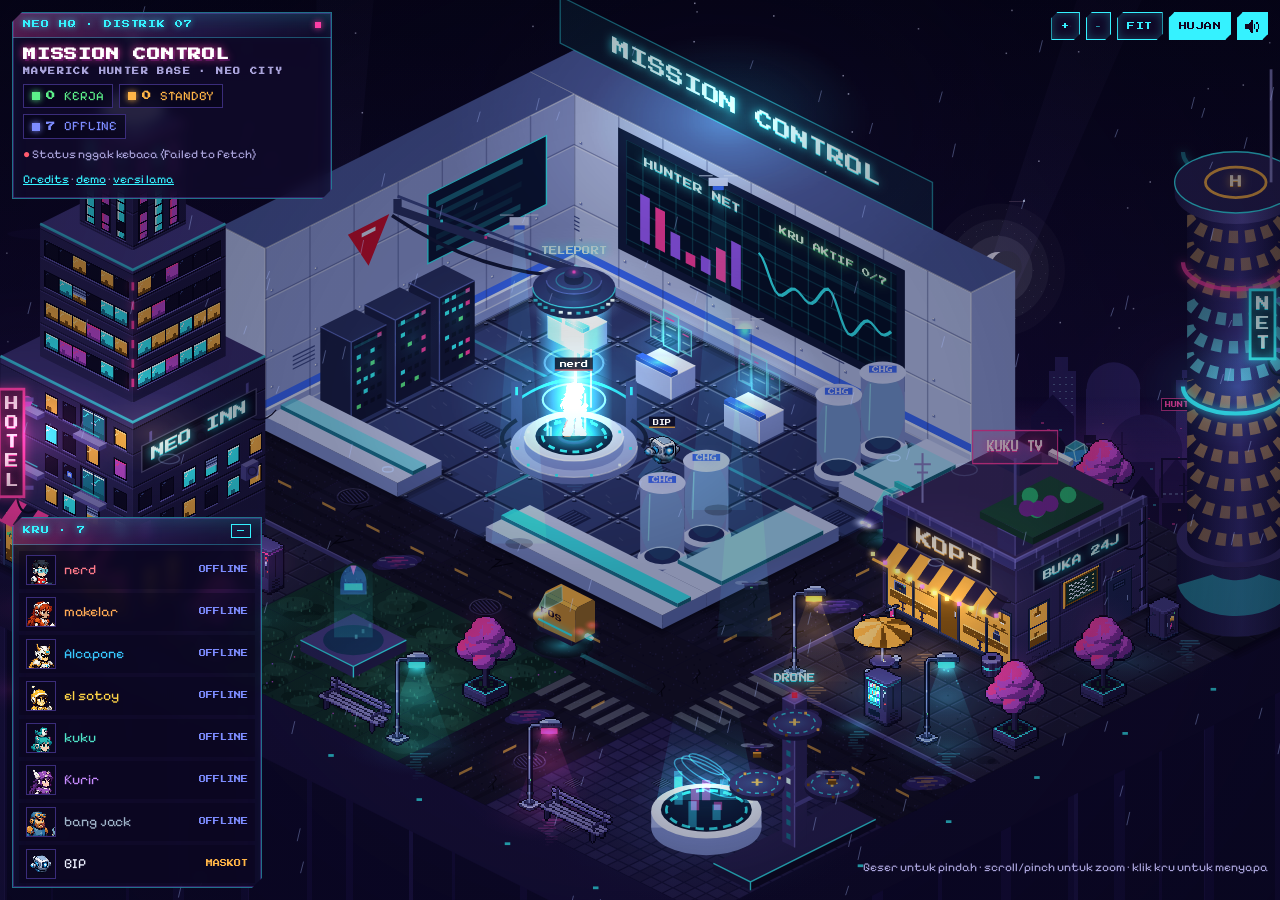
<file: index.html>
<!doctype html>
<html lang="id">
<head>
<meta charset="utf-8">
<meta name="viewport" content="width=device-width, initial-scale=1, viewport-fit=cover">
<!-- lokasi status.json + summaries.json: branch `status` (diperbarui tiap jam oleh sync otomatis). Isi "" untuk membaca file di folder yang sama (mode lokal). -->
<meta name="vmx-data" content="https://raw.githubusercontent.com/aangwijaya/mission-control/status/">
<title>MISSION CONTROL · Neo HQ City</title>
<link rel="icon" href="favicon.ico" sizes="16x16 32x32 48x48">
<link rel="icon" type="image/png" sizes="32x32" href="assets/icons/favicon-32.png">
<link rel="icon" type="image/png" sizes="16x16" href="assets/icons/favicon-16.png">
<link rel="apple-touch-icon" sizes="180x180" href="assets/icons/apple-touch-icon.png">
<link rel="manifest" href="site.webmanifest">
<meta name="theme-color" content="#07051a">
<link rel="stylesheet" href="css/neohq.css">
</head>
<body>
<section class="stage" aria-label="Kota mini Mission Control">
  <canvas id="city" aria-label="Kota mini cyberpunk isometrik dengan markas, teleportation chamber, dan holo table"></canvas>
  <header class="hud glass">
    <div class="bar"><span>NEO HQ · DISTRIK 07</span><i class="blink"></i></div>
    <div class="in">
      <h1>MISSION CONTROL<small>MAVERICK HUNTER BASE · NEO CITY</small></h1>
      <div class="chips" id="chips"></div>
      <div class="sync" id="sync">Sinkron status…</div>
      <div class="links"><a href="credits.html">Credits</a> · <a href="?demo=1">demo</a> · <a href="classic.html">versi lama</a></div>
    </div>
  </header>
  <div class="tools">
    <button type="button" class="tool" id="zIn" aria-label="Zoom in">+</button>
    <button type="button" class="tool" id="zOut" aria-label="Zoom out">−</button>
    <button type="button" class="tool" id="fit" title="Lihat seluruh kota">FIT</button>
    <button type="button" class="tool" id="rain" aria-pressed="true">HUJAN</button>
    <button type="button" class="tool snd" id="muteBtn" title="Musik on/off" aria-label="Musik" aria-pressed="true"><svg viewBox="0 0 12 10" width="15" height="13" shape-rendering="crispEdges" aria-hidden="true"><path d="M0 3h3v4H0zM3 2h1v6H3zM4 1h1v8H4zM5 0h1v10H5z" fill="currentColor"/><g class="on"><path d="M7 3h1v4H7zM9 1h1v2H9zM10 3h1v4h-1zM9 7h1v2H9z" fill="currentColor"/></g><g class="off"><path d="M7 2h1v1H7zM8 3h1v1H8zM9 4h1v2H9zM10 3h1v1h-1zM11 2h1v1h-1zM8 6h1v1H8zM7 7h1v1H7zM10 6h1v1h-1zM11 7h1v1h-1z" fill="#ff3ea5"/></g></svg></button>
  </div>
  <aside class="crew glass" aria-label="Kru">
    <div class="bar"><span>KRU <span id="ccount"></span></span><button type="button" class="mini-btn" id="crewToggle" aria-expanded="true">–</button></div>
    <ul id="crew"></ul>
  </aside>
  <section class="info glass" id="info" hidden aria-live="polite">
    <div class="bar"><span>PROFIL KRU</span><button type="button" class="x" id="infoX" aria-label="Tutup">✕</button></div>
    <div class="in" id="infoBody"></div>
  </section>
  <div class="npc" id="npc" hidden role="dialog" aria-label="Percakapan kru" aria-live="polite">
    <img class="npc-face" id="npcFace" alt="" draggable="false">
    <div class="npc-name" id="npcName"></div>
    <div class="npc-box" id="npcBox" tabindex="-1">
      <p class="npc-text" id="npcText"></p>
      <span class="npc-count" id="npcCount"></span><span class="npc-next" aria-hidden="true">▼</span>
    </div>
  </div>
  <p class="note">Geser untuk pindah · scroll/pinch untuk zoom · klik kru untuk menyapa</p>
</section>
<noscript><p class="nojs">Markas butuh JavaScript.</p></noscript>
<div class="err glass" id="err" hidden></div>
<script type="module" src="js/neohq.js"></script>
</body>
</html>
</file>
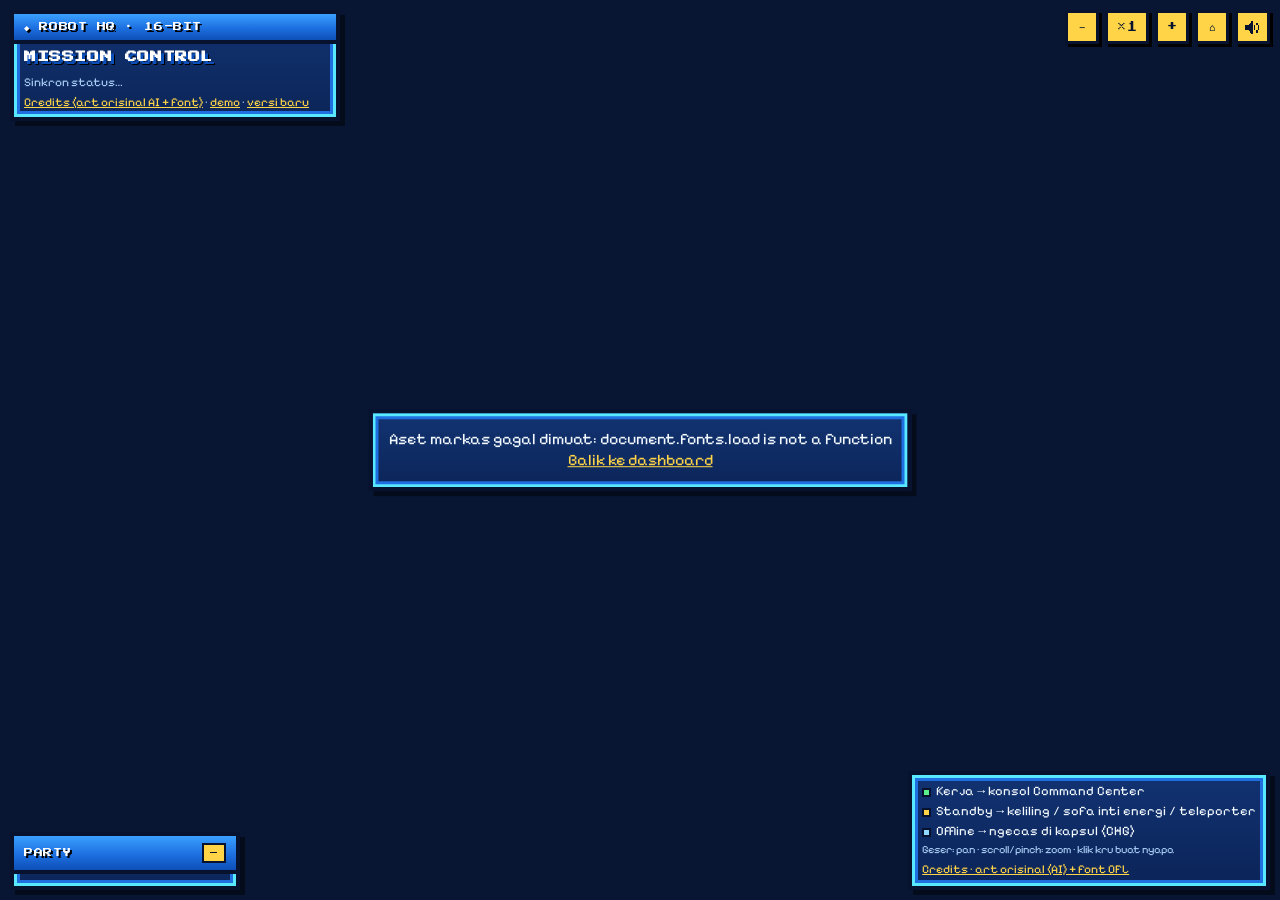
<file: classic.html>
<!doctype html>
<html lang="id">
<head>
<meta charset="utf-8">
<meta name="viewport" content="width=device-width, initial-scale=1, viewport-fit=cover">
<!-- lokasi status.json + summaries.json: branch `status` (diperbarui tiap jam oleh sync otomatis). Isi "" untuk membaca file di folder yang sama (mode lokal). -->
<meta name="vmx-data" content="https://raw.githubusercontent.com/aangwijaya/mission-control/status/">
<title>MISSION CONTROL · Robot HQ 16-bit</title>
<link rel="icon" href="favicon.ico" sizes="16x16 32x32 48x48">
<link rel="icon" type="image/png" sizes="32x32" href="assets/icons/favicon-32.png">
<link rel="icon" type="image/png" sizes="16x16" href="assets/icons/favicon-16.png">
<link rel="apple-touch-icon" sizes="180x180" href="assets/icons/apple-touch-icon.png">
<link rel="manifest" href="site.webmanifest">
<meta name="theme-color" content="#07051a">
<link rel="stylesheet" href="css/villagemegax.css">
</head>
<body>
<canvas id="scene" aria-label="Markas robot pixel-art 16-bit Mission Control"></canvas>
<div id="labels" aria-hidden="true"></div>

<header class="hud win">
  <div class="win-title"><span>◆ ROBOT HQ · 16-BIT</span></div>
  <div class="hud-body">
    <h1>MISSION CONTROL</h1>
    <div class="chips" id="stats"></div>
    <div class="sync" id="sync">Sinkron status…</div>
    <div class="hud-links"><a href="credits.html">Credits (art orisinal AI + font)</a> · <a href="?demo=1">demo</a> · <a href="./">versi baru</a></div>
  </div>
</header>

<aside class="party win" id="partyWin">
  <div class="win-title"><span>PARTY <span id="pcount"></span></span><button type="button" class="mini-btn" id="partyToggle" aria-expanded="true" aria-controls="party">–</button></div>
  <ul id="party"></ul>
</aside>

<div class="tools">
  <button type="button" class="tool" id="zoomOut" title="Zoom out" aria-label="Zoom out">−</button>
  <button type="button" class="tool" id="zoomLbl" title="Reset zoom">×1</button>
  <button type="button" class="tool" id="zoomIn" title="Zoom in" aria-label="Zoom in">+</button>
  <button type="button" class="tool anim" id="animBtn" hidden title="Animasi karakter: NEW = frame AI (jalan/idle/teleport/defeat), OLD = frame lama dari kode" aria-pressed="true">ANIM:NEW</button>
  <button type="button" class="tool" id="homeBtn" title="Balik ke tengah markas">⌂</button>
  <button type="button" class="tool snd" id="muteBtn" title="Musik on/off" aria-label="Musik" aria-pressed="true"><svg viewBox="0 0 12 10" width="15" height="13" shape-rendering="crispEdges" aria-hidden="true"><path d="M0 3h3v4H0zM3 2h1v6H3zM4 1h1v8H4zM5 0h1v10H5z" fill="currentColor"/><g class="on"><path d="M7 3h1v4H7zM9 1h1v2H9zM10 3h1v4h-1zM9 7h1v2H9z" fill="currentColor"/></g><g class="off"><path d="M7 2h1v1H7zM8 3h1v1H8zM9 4h1v2H9zM10 3h1v1h-1zM11 2h1v1h-1zM8 6h1v1H8zM7 7h1v1H7zM10 6h1v1h-1zM11 7h1v1h-1z" fill="#c8102e"/></g></svg></button>
</div>

<div class="legend win">
  <span><i class="dot s-work"></i>Kerja → konsol Command Center</span>
  <span><i class="dot s-idle"></i>Standby → keliling / sofa inti energi / teleporter</span>
  <span><i class="dot s-sleep"></i>Offline → ngecas di kapsul (CHG)</span>
  <span class="hint2">Geser: pan · scroll/pinch: zoom · klik kru buat nyapa</span>
  <a href="credits.html" class="credits-link">Credits · art orisinal (AI) + font OFL</a>
</div>

<section class="info win" id="info" role="dialog" aria-modal="false" aria-labelledby="infoName" hidden>
  <div class="win-title"><span>CHARACTER INFO</span><button type="button" class="mini-btn" id="infoClose" aria-label="Tutup">✕</button></div>
  <div class="info-body" id="infoBody"></div>
</section>

<noscript><p class="nojs">Markas 2D butuh JavaScript.</p></noscript>
<div class="err win" id="err" hidden></div>

<script type="module" src="js/villagemegax.js"></script>
</body>
</html>
</file>
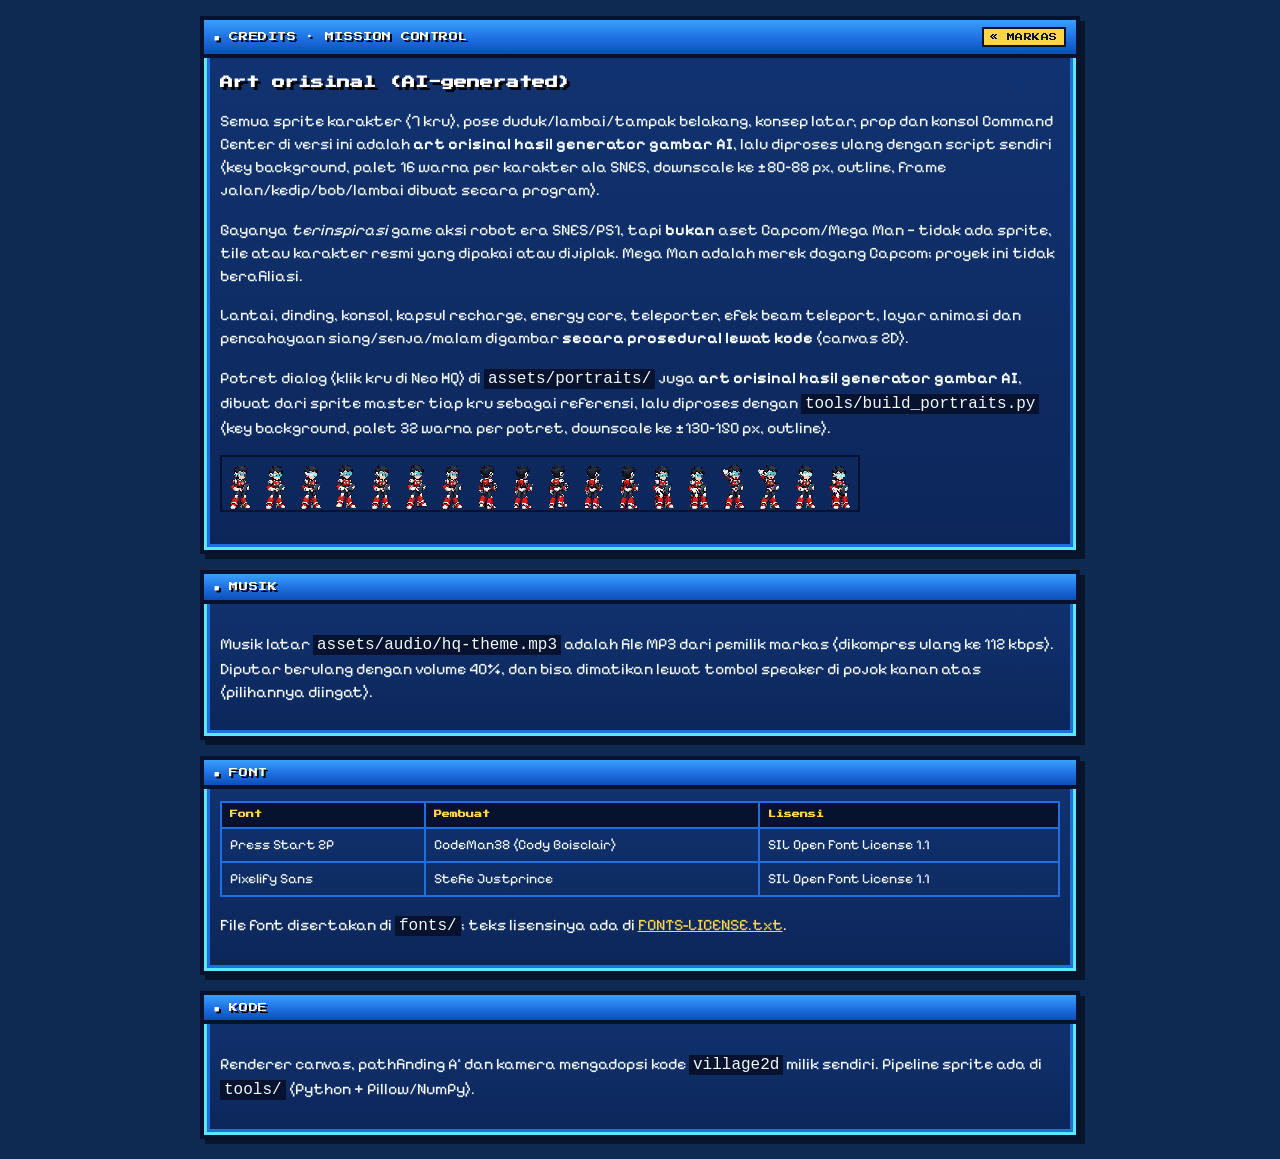
<file: credits.html>
<!doctype html>
<html lang="id">
<head>
<meta charset="utf-8">
<meta name="viewport" content="width=device-width, initial-scale=1">
<title>Credits · Mission Control 16-bit</title>
<link rel="icon" href="favicon.ico" sizes="16x16 32x32 48x48">
<link rel="icon" type="image/png" sizes="32x32" href="assets/icons/favicon-32.png">
<link rel="icon" type="image/png" sizes="16x16" href="assets/icons/favicon-16.png">
<link rel="apple-touch-icon" sizes="180x180" href="assets/icons/apple-touch-icon.png">
<link rel="manifest" href="site.webmanifest">
<meta name="theme-color" content="#07051a">
<link rel="stylesheet" href="css/villagemegax.css">
<style>
html,body{overflow:auto;height:auto}
body{background:#0f2a52;padding:16px}
main{max-width:880px;margin:0 auto}
.win{margin-bottom:16px}
.c{padding:12px 16px 16px;font-size:16px;line-height:1.45}
h1{font-family:"PS2P",monospace;font-size:13px;color:#fff;margin:4px 0 12px;text-shadow:3px 3px 0 #000}
table{border-collapse:collapse;width:100%;font-size:14px}
th,td{border:2px solid var(--edge2);padding:6px 8px;text-align:left;vertical-align:top}
th{font-family:"PS2P",monospace;font-size:8px;color:var(--gold);background:var(--ink)}
code{background:var(--ink);padding:1px 4px}
img.px{image-rendering:pixelated;width:100%;max-width:640px;border:2px solid var(--ink)}
@media (max-width:640px){table,thead,tbody,tr,th,td{display:block}thead{display:none}td{border-width:0 2px}tr{border-bottom:2px solid var(--edge2);margin-bottom:6px}td:first-child{border-top:2px solid var(--edge2);font-weight:bold;color:var(--gold)}}
</style>
</head>
<body>
<main>
<section class="win">
  <div class="win-title"><span>■ CREDITS · MISSION CONTROL</span><a class="back" href="./">« MARKAS</a></div>
  <div class="c">
    <h1>Art orisinal (AI-generated)</h1>
    <p>Semua sprite karakter (7 kru), pose duduk/lambai/tampak belakang, konsep latar, prop dan konsol Command Center di versi ini adalah <b>art orisinal hasil generator gambar AI</b>, lalu diproses ulang dengan script sendiri (key background, palet 16 warna per karakter ala SNES, downscale ke ±80–88 px, outline, frame jalan/kedip/bob/lambai dibuat secara program).</p>
    <p>Gayanya <i>terinspirasi</i> game aksi robot era SNES/PS1, tapi <b>bukan</b> aset Capcom/Mega Man — tidak ada sprite, tile atau karakter resmi yang dipakai atau dijiplak. Mega Man adalah merek dagang Capcom; proyek ini tidak berafiliasi.</p>
    <p>Lantai, dinding, konsol, kapsul recharge, energy core, teleporter, efek beam teleport, layar animasi dan pencahayaan siang/senja/malam digambar <b>secara prosedural lewat kode</b> (canvas 2D).</p>
    <p>Potret dialog (klik kru di Neo HQ) di <code>assets/portraits/</code> juga <b>art orisinal hasil generator gambar AI</b>, dibuat dari sprite master tiap kru sebagai referensi, lalu diproses dengan <code>tools/build_portraits.py</code> (key background, palet 32 warna per potret, downscale ke ±130–150 px, outline).</p>
    <p><img class="px" src="assets/sprites/nerd.png" alt="sprite sheet nerd"></p>
  </div>
</section>
<section class="win">
  <div class="win-title"><span>■ MUSIK</span></div>
  <div class="c">
    <p>Musik latar <code>assets/audio/hq-theme.mp3</code> adalah file MP3 dari pemilik markas (dikompres ulang ke 112 kbps). Diputar berulang dengan volume 40%, dan bisa dimatikan lewat tombol speaker di pojok kanan atas (pilihannya diingat).</p>
  </div>
</section>
<section class="win">
  <div class="win-title"><span>■ FONT</span></div>
  <div class="c">
    <table>
      <thead><tr><th>Font</th><th>Pembuat</th><th>Lisensi</th></tr></thead>
      <tbody>
        <tr><td>Press Start 2P</td><td>CodeMan38 (Cody Boisclair)</td><td>SIL Open Font License 1.1</td></tr>
        <tr><td>Pixelify Sans</td><td>Stefie Justprince</td><td>SIL Open Font License 1.1</td></tr>
      </tbody>
    </table>
    <p>File font disertakan di <code>fonts/</code>; teks lisensinya ada di <a href="fonts/FONTS-LICENSE.txt">FONTS-LICENSE.txt</a>.</p>
  </div>
</section>
<section class="win">
  <div class="win-title"><span>■ KODE</span></div>
  <div class="c">
    <p>Renderer canvas, pathfinding A* dan kamera mengadopsi kode <code>village2d</code> milik sendiri. Pipeline sprite ada di <code>tools/</code> (Python + Pillow/NumPy).</p>
  </div>
</section>
</main>
</body>
</html>
</file>
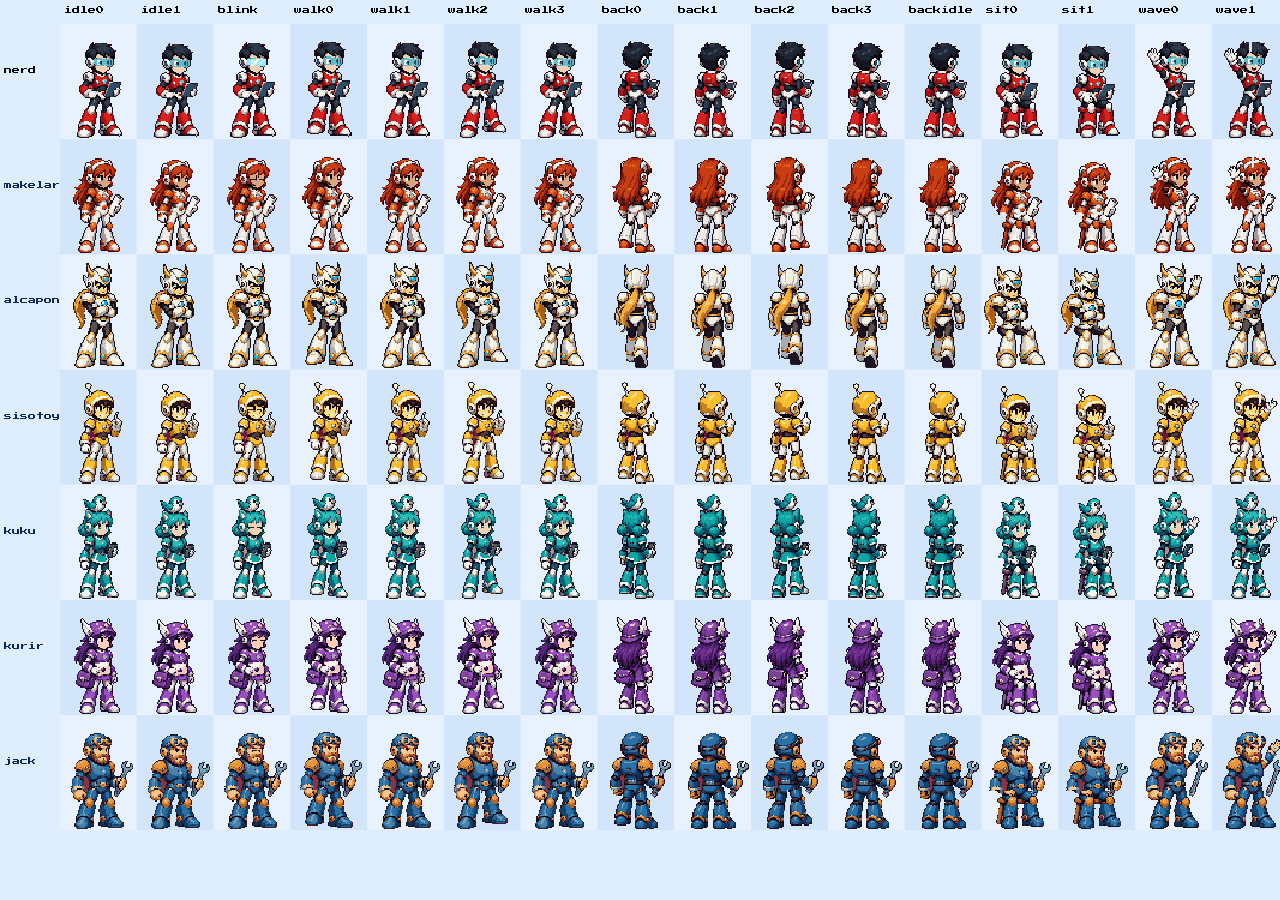
<file: tools/frames.html>
<!doctype html>
<html lang="id"><head><meta charset="utf-8"><title>villagemegax · sprite frames</title>
<style>@font-face{font-family:"PS2P";src:url("../../fonts/PressStart2P-Regular.ttf")}body{margin:0;background:#dfeefe;font:10px "PS2P",monospace;color:#0d2a5e}canvas{image-rendering:pixelated;display:block}</style></head>
<body><canvas id="c"></canvas>
<script type="module">
// lembar frame semua kru (2x): tiap baris = 1 agent, kolom = frame dari sprites.json
const meta = await (await fetch("../assets/sprites/sprites.json")).json();
const ids = Object.keys(meta.agents), F = meta.frames, k = 1.2, cw = 64, ch = 96;
const c = document.getElementById("c"); c.width = 60 + F.length * cw * k; c.height = 24 + ids.length * ch * k; const x = c.getContext("2d"); x.imageSmoothingEnabled = false;
await document.fonts.load('8px "PS2P"');
x.font = '8px "PS2P"'; F.forEach((f, i) => x.fillText(f, 60 + i * cw * k + 4, 14));
for (const [r, id] of ids.entries()) {
  const im = new Image(); im.src = `../assets/sprites/${id}.png`; await im.decode();
  x.fillText(id, 4, 24 + r * ch * k + 50);
  F.forEach((f, i) => { x.fillStyle = (i + r) % 2 ? "#d2e5fb" : "#e8f2fe"; x.fillRect(60 + i * cw * k, 24 + r * ch * k, cw * k, ch * k); x.drawImage(im, i * cw, 0, cw, ch, 60 + i * cw * k, 24 + r * ch * k, cw * k, ch * k); });
  x.fillStyle = "#0d2a5e";
}
document.body.dataset.ready = "1";
</script></body></html>
</file>
<file: css/neohq.css>
@font-face{font-family:"PS2P";src:url("../fonts/PressStart2P-Regular.ttf") format("truetype");font-display:swap}
@font-face{font-family:"Pixelify";src:url("../fonts/PixelifySans-VF.ttf") format("truetype");font-weight:400 700;font-display:swap}
/* NEO HQ · Mission Control isometrik. Palet: malam ungu, neon cyan-magenta, markas putih-biru ala Hunter Base. */
*{box-sizing:border-box}
/* Layout: full-bleed live isometric city diorama with HUD overlays, then a compact spec sheet (palette, computers, UI, motion) */
:root{
  --void:#07051a; --night:#110b2b; --panel:#160f33; --panel2:#211848; --line:#3a2c7a;
  --cyan:#35f2ff; --magenta:#ff3ea5; --violet:#9b5cff; --amber:#ffb547; --ice:#dfe7ff; --hunter:#3b6cff;
  --txt:#eef0ff; --mute:#a9a3da;
  --ok:#5cf08a; --idle:#ffb547; --sleep:#7d8cff;
  --f-disp:"PS2P","Courier New",monospace;
  --f-body:"Pixelify","Courier New",monospace;
  color-scheme:dark;
}
html,body{margin:0;height:100%;overflow:hidden;background:var(--void);color:var(--txt)}
body{font-family:var(--f-body);font-size:16px;line-height:1.45}
a{color:var(--cyan)}
.stage{position:fixed;inset:0;overflow:hidden;background:var(--void)}
#city{position:absolute;inset:0;width:100%;height:100%;display:block;touch-action:none;cursor:grab;image-rendering:pixelated}
#city.drag{cursor:grabbing}#city.hover{cursor:pointer}
.glass{background:rgba(17,11,43,.8);backdrop-filter:blur(6px);-webkit-backdrop-filter:blur(6px);border:1px solid rgba(53,242,255,.45);
  clip-path:polygon(10px 0,100% 0,100% calc(100% - 10px),calc(100% - 10px) 100%,0 100%,0 10px);
  box-shadow:inset 0 0 0 1px rgba(155,92,255,.25),inset 0 18px 30px -20px rgba(53,242,255,.35)}
.glass .bar{display:flex;align-items:center;justify-content:space-between;gap:8px;padding:6px 10px;font-family:var(--f-disp);font-size:8px;letter-spacing:.12em;color:var(--cyan);
  border-bottom:1px solid rgba(53,242,255,.3);background:linear-gradient(90deg,rgba(255,62,165,.28),rgba(155,92,255,.12) 55%,transparent);text-shadow:0 0 6px rgba(53,242,255,.8)}
.bar .blink{width:6px;height:6px;background:var(--magenta);box-shadow:0 0 6px var(--magenta);animation:blink 1.2s steps(2) infinite}
@keyframes blink{50%{opacity:.2}}
.hud{position:absolute;top:calc(12px + env(safe-area-inset-top,0px));left:max(12px,env(safe-area-inset-left,0px));width:min(320px,calc(100% - 24px));z-index:3}
.hud .in{padding:8px 10px 10px;display:grid;gap:7px}
.hud h1{margin:0;font-family:var(--f-disp);font-size:13px;line-height:1.35;letter-spacing:.06em;color:#fff;text-shadow:0 0 8px rgba(255,62,165,.9),2px 2px 0 #3a0f4f}
.hud h1 small{display:block;font-size:7px;color:var(--mute);letter-spacing:.2em;text-shadow:none;margin-top:4px}
.chips{display:flex;flex-wrap:wrap;gap:6px}
.chip{display:inline-flex;align-items:center;gap:6px;padding:2px 8px;font-size:13px;background:rgba(7,5,26,.7);border:1px solid var(--line)}
.chip i{width:8px;height:8px;display:inline-block;box-shadow:0 0 6px currentColor;background:currentColor}
.chip b{font-family:var(--f-disp);font-size:9px}
.c-work{color:var(--ok)}.c-idle{color:var(--idle)}.c-sleep{color:var(--sleep)}
.sync{font-size:12px;color:var(--mute)}
.tools{position:absolute;top:calc(12px + env(safe-area-inset-top,0px));right:max(12px,env(safe-area-inset-right,0px));z-index:3;display:flex;flex-wrap:wrap;justify-content:flex-end;gap:6px;max-width:52%}
.tool{font-family:var(--f-disp);font-size:8px;letter-spacing:.06em;color:var(--cyan);background:rgba(17,11,43,.85);border:1px solid var(--cyan);padding:8px 9px;cursor:pointer;
  clip-path:polygon(6px 0,100% 0,100% calc(100% - 6px),calc(100% - 6px) 100%,0 100%,0 6px);box-shadow:inset 0 0 10px rgba(53,242,255,.25)}
.tool:hover{background:rgba(53,242,255,.15)}
.tool:disabled,.tool:disabled:hover{color:#4a5a78;border-color:#2c3550;background:rgba(17,11,43,.6);cursor:default;box-shadow:none}
.tool[aria-pressed="true"]{color:#14051f;background:var(--cyan);box-shadow:0 0 12px rgba(53,242,255,.8)}
.tool.hot{border-color:var(--magenta);color:var(--magenta)}
.tool.hot[aria-pressed="true"]{background:var(--magenta);color:#14051f;box-shadow:0 0 12px rgba(255,62,165,.8)}
.tool:focus-visible,.crew li:focus-visible,button:focus-visible{outline:2px solid var(--amber);outline-offset:2px}
.crew{position:absolute;left:max(12px,env(safe-area-inset-left,0px));bottom:12px;width:250px;z-index:3}
.crew ul{list-style:none;margin:0;padding:6px;display:grid;gap:4px;max-height:38vh;overflow:auto}
.crew li{display:flex;align-items:center;gap:8px;padding:3px 6px;cursor:pointer;border:1px solid transparent;background:rgba(7,5,26,.45)}
.crew li:hover,.crew li.sel{border-color:var(--magenta);background:rgba(255,62,165,.12)}
.crew img{width:30px;height:30px;image-rendering:pixelated;border:1px solid var(--line);background:#0b0720;flex:none}
.crew .n{flex:1;min-width:0;font-size:14px;white-space:nowrap;overflow:hidden;text-overflow:ellipsis}
.crew .s{font-family:var(--f-disp);font-size:7px}
.info{position:absolute;right:max(12px,env(safe-area-inset-right,0px));bottom:12px;width:min(300px,calc(100% - 24px));z-index:4}
.info .in{padding:10px;display:grid;grid-template-columns:56px 1fr;gap:10px;align-items:start}
.info img{width:56px;height:56px;image-rendering:pixelated;border:1px solid var(--magenta);background:#0b0720}
.info h3{margin:0;font-family:var(--f-disp);font-size:10px;line-height:1.5}
.info p{margin:4px 0 0;font-size:14px;color:var(--mute)}
.info q{display:block;margin-top:6px;font-size:14px;color:var(--txt)}
.info .x{background:none;border:0;color:var(--cyan);font-family:var(--f-disp);font-size:9px;cursor:pointer;padding:2px 4px}
.note{position:absolute;right:max(12px,env(safe-area-inset-right,0px));bottom:12px;z-index:2;font-size:12px;color:var(--mute);text-align:right;max-width:46%}
.tag{display:none;position:absolute;left:50%;transform:translateX(-50%);top:calc(12px + env(safe-area-inset-top,0px));z-index:2;font-family:var(--f-disp);font-size:7px;letter-spacing:.2em;padding:5px 8px;color:#14051f;background:var(--amber)}
@media (max-width:720px){
  .tag,.note{display:none}
  .tools{max-width:46%;gap:4px}.tool{padding:7px 8px}
  .hud{width:calc(54% - 16px)}
  .hud .bar{padding:4px 8px;font-size:7px}
  .hud .in{padding:6px 8px 8px;gap:5px}
  .hud h1{font-size:9px}.hud h1 small{display:none}
  .chips{gap:4px}.chip{font-size:11px;padding:1px 5px;gap:4px}.chip b{font-size:8px}
  .sync{font-size:11px;line-height:1.25}
  .crew{left:max(12px,env(safe-area-inset-left,0px));right:max(12px,env(safe-area-inset-right,0px));width:auto;bottom:calc(10px + env(safe-area-inset-bottom,0px))}
  .crew ul{max-height:34vh;grid-template-columns:1fr 1fr}
  .crew li{padding:3px 4px;gap:6px}.crew img{width:24px;height:24px}.crew .n{font-size:13px}.crew .s{font-size:6px}
  .info{left:max(12px,env(safe-area-inset-left,0px));right:max(12px,env(safe-area-inset-right,0px));width:auto;bottom:calc(52px + env(safe-area-inset-bottom,0px));max-height:52vh;overflow:auto}
}
@media (prefers-reduced-motion:reduce){.bar .blink{animation:none}}

.sync.ok::before{content:"● ";color:var(--ok)}.sync.warn::before{content:"● ";color:var(--amber)}.sync.bad::before{content:"● ";color:#ff5a6e}
.links{font-size:12px;color:var(--mute)}.links a{color:var(--cyan)}
.tool.snd{padding:5px 7px;line-height:0}.tool.snd svg{display:block}.tool.snd .off{display:none}.tool.snd.muted .off{display:inline}.tool.snd.muted .on{display:none}
.tool.snd.wait{animation:blink 1s steps(2) infinite}
.info .rows{grid-column:1/-1;display:grid;gap:4px;font-size:14px}
.info .rows div{display:grid;grid-template-columns:62px 1fr;gap:8px}
.info .rows b{font-family:var(--f-disp);font-size:7px;color:var(--mute);padding-top:4px;letter-spacing:.08em}
.info .hint{grid-column:1/-1;font-size:12px;color:var(--mute)}
.err{position:fixed;left:50%;top:50%;transform:translate(-50%,-50%);z-index:9;padding:14px;max-width:min(420px,90vw)}
.nojs{position:fixed;inset:0;display:grid;place-items:center;margin:0}
@media (max-width:720px){.links{display:none}}
.crew.collapsed ul{display:none}
.crew .mini-btn{background:none;border:1px solid var(--cyan);color:var(--cyan);font-family:var(--f-disp);font-size:8px;padding:2px 5px;cursor:pointer}

/* ---------- NPC dialog (klik kru): potret besar kiri bawah + papan nama + kotak teks panel sci-fi ---------- */
.npc{position:absolute;inset:auto 0 0 0;height:0;z-index:6;pointer-events:none;--fw:220px;--fh:280px;--acc:var(--cyan);
  --pad:max(12px,env(safe-area-inset-left,0px));--bot:calc(14px + env(safe-area-inset-bottom,0px))}
.npc[hidden]{display:none}
.npc-face{position:absolute;left:var(--pad);bottom:0;width:var(--fw);height:var(--fh);image-rendering:pixelated;image-rendering:crisp-edges;
  pointer-events:auto;cursor:pointer;z-index:2;filter:drop-shadow(0 0 1px #07051a) drop-shadow(4px 0 0 rgba(7,5,26,.55));animation:npcIn .18s steps(3) both;user-select:none;-webkit-user-select:none}
.npc-box{position:absolute;bottom:var(--bot);left:calc(var(--pad) + var(--fw) * .62);width:min(720px,calc(100vw - var(--pad) * 2 - var(--fw) * .62));
  min-height:132px;padding:22px 26px 18px calc(var(--fw) * .38 + 22px);pointer-events:auto;cursor:pointer;outline:none;z-index:1;
  background:linear-gradient(180deg,rgba(33,24,72,.97),rgba(17,11,43,.97));border:2px solid var(--cyan);
  clip-path:polygon(14px 0,100% 0,100% calc(100% - 14px),calc(100% - 14px) 100%,0 100%,0 14px);
  box-shadow:inset 0 0 0 2px #07051a,inset 0 0 0 4px rgba(155,92,255,.55),inset 0 22px 36px -24px rgba(53,242,255,.45);animation:npcIn .18s steps(3) both}
.npc-box::before{content:"";position:absolute;inset:6px;pointer-events:none;
  background:repeating-linear-gradient(0deg,rgba(255,255,255,.035) 0 1px,transparent 1px 3px)}
.npc-name{position:absolute;bottom:calc(var(--bot) + var(--bh,132px) - 2px);left:calc(var(--pad) + var(--fw) + 6px);z-index:1;padding:8px 14px 7px;pointer-events:none;
  font-family:var(--f-disp);font-size:11px;letter-spacing:.08em;color:#14051f;background:var(--acc);border:2px solid #07051a;border-bottom:0;
  clip-path:polygon(8px 0,calc(100% - 8px) 0,100% 8px,100% 100%,0 100%,0 8px);text-shadow:1px 1px 0 rgba(255,255,255,.35)}
.npc-text{position:relative;margin:0;font-family:var(--f-body);font-size:20px;line-height:1.45;color:var(--txt);min-height:2.9em;text-shadow:2px 2px 0 #07051a}
.npc-text .rest{visibility:hidden}
.npc-count{position:absolute;right:46px;bottom:9px;font-family:var(--f-disp);font-size:7px;color:var(--mute);letter-spacing:.1em}
.npc-next{position:absolute;right:20px;bottom:6px;font-size:16px;color:var(--amber);visibility:hidden;text-shadow:0 0 6px rgba(255,181,71,.8)}
.npc-box.done .npc-next{visibility:visible;animation:blink .8s steps(2) infinite}
/* "Chat" plate on the right of the box top edge (mirror of the name plate) -> grokbot:// deep link */
.npc-chat{position:absolute;bottom:calc(var(--bot) + var(--bh,132px) - 2px);right:calc(var(--br,24px) + 16px);z-index:3;pointer-events:auto;
  display:inline-flex;align-items:center;gap:7px;padding:8px 14px 7px;font-family:var(--f-disp);font-size:11px;letter-spacing:.08em;line-height:1;
  color:var(--acc);background:#110b2b;border:2px solid var(--acc);border-bottom:0;text-decoration:none;cursor:pointer;
  clip-path:polygon(8px 0,calc(100% - 8px) 0,100% 8px,100% 100%,0 100%,0 8px);text-shadow:0 0 6px currentColor;animation:npcIn .18s steps(3) both}
.npc-chat::before{content:"";width:9px;height:7px;background:currentColor;box-shadow:2px 2px 0 #07051a;
  clip-path:polygon(0 0,100% 0,100% 72%,45% 72%,15% 100%,25% 72%,0 72%)}
.npc-chat:hover{color:#14051f;background:var(--acc);text-shadow:none}
.npc-chat:hover::before{box-shadow:none}
.npc-chat:focus{outline:none}
.npc-chat:focus-visible{color:#14051f;background:var(--amber);border-color:var(--amber);text-shadow:none;outline:2px dashed var(--amber);outline-offset:3px}
.npc-chat[hidden]{display:none}
.npc-chat.lift{bottom:calc(var(--bot) + var(--bh,132px) + var(--nh,24px) + 4px);border-bottom:2px solid var(--acc);clip-path:polygon(8px 0,calc(100% - 8px) 0,100% 8px,100% calc(100% - 8px),calc(100% - 8px) 100%,8px 100%,0 calc(100% - 8px),0 8px)}
.npc-hint{position:relative;margin:8px 0 0;padding:6px 8px;font-family:var(--f-body);font-size:14px;line-height:1.35;color:var(--amber);
  background:rgba(255,181,71,.1);border-left:3px solid var(--amber);text-shadow:1px 1px 0 #07051a;cursor:default}
.npc-hint[hidden]{display:none}
/* hidden at once on open; on close they fade back in place (opacity only, no layout change) instead of popping */
.crew,.info,.note{transition:opacity .18s ease-out}
body.npc-open .crew,body.npc-open .info,body.npc-open .note{visibility:hidden;opacity:0;transition:none}
@keyframes npcIn{from{opacity:0;transform:translateY(12px)}to{opacity:1;transform:none}}
@media (max-width:720px){
  .npc{--pad:max(8px,env(safe-area-inset-left,0px));--bot:calc(8px + env(safe-area-inset-bottom,0px))}
  .npc-box{left:var(--pad);right:var(--pad);width:auto;min-height:118px;padding:16px 14px 20px}
  .npc-face{bottom:calc(var(--bot) + var(--bh,118px) - 6px)}
  .npc-name{left:calc(var(--pad) + var(--fw) + 4px);font-size:9px;padding:6px 10px 5px}
  .npc-text{font-size:17px;line-height:1.4;min-height:4.2em}
  .npc-count{right:36px;bottom:6px}.npc-next{right:12px;bottom:3px}
  .npc-chat{font-size:9px;padding:6px 10px 5px;right:calc(var(--br,8px) + 10px)}
  .npc-hint{font-size:13px}
}
@media (prefers-reduced-motion:reduce){.crew,.info,.note{transition:none}.npc-face,.npc-box,.npc-chat{animation:none}.npc-box.done .npc-next{animation:none}}
</file>
<file: css/villagemegax.css>
@font-face{font-family:"PS2P";src:url("../fonts/PressStart2P-Regular.ttf") format("truetype");font-display:swap}
@font-face{font-family:"Pixelify";src:url("../fonts/PixelifySans-VF.ttf") format("truetype");font-weight:400 700;font-display:swap}
:root{--ink:#0b0d1c;--win:#1f2547;--win2:#2a3160;--edge:#7f93ff;--edge2:#3d4a9c;--title1:#3a56c9;--title2:#2a3a8e;--txt:#eef1ff;--mute:#aab3e0;--gold:#ffd447;--ok:#5cf08a;--work:#5cf08a;--idle:#ffd447;--sleep:#8fa0d8}
*{box-sizing:border-box}
html,body{margin:0;height:100%;overflow:hidden;background:#20263f}
body{color:var(--txt);font-family:"Pixelify","Courier New",monospace;font-size:16px;line-height:1.3;-webkit-tap-highlight-color:transparent}
#scene{position:fixed;inset:0;width:100vw;height:100vh;height:100dvh;display:block;touch-action:none;cursor:grab;background:#2c6b2f}
#scene:active{cursor:grabbing}
#scene.hover{cursor:pointer}
a{color:var(--gold)}
.win{background:var(--win);border:4px solid var(--ink);box-shadow:inset 0 0 0 3px var(--edge),inset 0 0 0 6px var(--edge2),5px 5px 0 rgba(0,0,0,.5)}
.win-title{font-family:"PS2P",monospace;font-size:9px;letter-spacing:.06em;padding:7px 10px;color:#fff;background:linear-gradient(180deg,var(--title1),var(--title2));border-bottom:4px solid var(--ink);display:flex;justify-content:space-between;align-items:center;gap:8px;text-shadow:2px 2px 0 #000}
.back[hidden]{display:none}
.mini-btn,.back{font-family:"PS2P",monospace;font-size:8px;color:var(--ink);background:var(--gold);border:2px solid var(--ink);padding:4px 6px;cursor:pointer;text-decoration:none;text-shadow:none;line-height:1}
.hud{position:fixed;top:10px;left:10px;z-index:5;width:min(330px,calc(100vw - 20px))}
.hud-body{padding:6px 10px 7px}
.hud h1{font-family:"PS2P",monospace;font-size:12px;margin:0 0 6px;color:#fff;letter-spacing:.05em;text-shadow:3px 3px 0 var(--title2),4px 4px 0 #000}
.chips{display:flex;flex-wrap:wrap;gap:5px}
.chip{background:var(--ink);border:2px solid var(--edge2);padding:1px 6px;font-size:13px}
.chip b{color:var(--gold)}
.sync{margin-top:4px;font-size:12px;color:var(--mute)}
.hud-links{font-size:12px;margin-top:1px}
.sync.ok::before{content:"● ";color:var(--ok)}.sync.warn::before{content:"● ";color:var(--gold)}.sync.bad::before{content:"● ";color:#ff5a6e}
.party{position:fixed;left:10px;bottom:10px;z-index:5;width:230px}
.party ul{list-style:none;margin:0;padding:6px;display:grid;gap:4px;max-height:42vh;overflow:auto}
.party.collapsed ul{display:none}
.party li{display:flex;align-items:center;gap:8px;padding:3px 6px;border:2px solid transparent;cursor:pointer;background:rgba(11,13,28,.35)}
.party li:hover,.party li:focus-visible,.party li.sel{border-color:var(--gold);background:var(--win2);outline:none}
.party .av{width:30px;height:30px;flex:none;background:var(--ink);border:2px solid var(--edge2);overflow:hidden}
.party .av img{width:100%;height:100%;object-fit:cover;object-position:50% 12%;image-rendering:pixelated;transform:scale(1.5);transform-origin:50% 10%}
.party .pn{flex:1;min-width:0;font-size:15px;white-space:nowrap;overflow:hidden;text-overflow:ellipsis}
.party .st{font-size:12px;color:var(--mute)}
.dot{display:inline-block;width:9px;height:9px;border:2px solid var(--ink);margin-right:5px;vertical-align:middle}
.s-work{background:var(--work)}.s-idle{background:var(--idle)}.s-sleep{background:var(--sleep)}
.tools{position:fixed;top:10px;right:10px;z-index:5;display:flex;gap:6px}
.tool{font-family:"PS2P",monospace;font-size:8px;color:var(--ink);background:var(--gold);border:3px solid var(--ink);box-shadow:3px 3px 0 #000;padding:8px 9px;cursor:pointer}
.tool.snd{padding:5px 7px;line-height:0}.tool.snd svg{display:block}.tool.snd .off{display:none}.tool.snd.muted .off{display:inline}.tool.snd.muted .on{display:none}
.tool.snd.wait{animation:sndwait 1s steps(2) infinite}@keyframes sndwait{50%{background:#fff3b0}}
.tool.anim{font-size:8px}.tool.anim.old{background:#9fb3c8}
.tool:active{transform:translate(2px,2px);box-shadow:1px 1px 0 #000}
.legend{position:fixed;right:10px;bottom:10px;z-index:4;padding:8px 10px;display:grid;gap:3px;font-size:13px}
/* label nama + bubble di atas karakter */
#labels{position:fixed;inset:0;pointer-events:none;z-index:3;overflow:hidden}
.lbl{position:absolute;left:0;top:0;transform-origin:50% 100%;display:flex;flex-direction:column;align-items:center;transform:translate(-50%,-100%);pointer-events:none;will-change:transform}
.lbl .nm{pointer-events:auto;cursor:pointer;font-family:"PS2P",monospace;font-size:8px;color:#fff;background:rgba(11,13,28,.78);border:2px solid var(--ink);box-shadow:inset 0 0 0 1px var(--a);padding:3px 5px 3px 4px;white-space:nowrap;text-shadow:1px 1px 0 #000;display:flex;align-items:center;gap:4px}
.lbl .nm .dot{width:7px;height:7px;margin:0;border-width:1px}
.lbl.sel .nm{background:var(--gold);color:var(--ink);text-shadow:none}
.lbl .bub{position:relative;margin-bottom:6px;max-width:170px;background:#fff;color:#14162b;border:2px solid var(--ink);padding:3px 7px;font-size:13px;line-height:1.15;text-align:center;box-shadow:2px 2px 0 rgba(0,0,0,.4);opacity:0;transform:translateY(4px);transition:opacity .15s steps(2),transform .15s steps(2)}
.lbl .bub::after{content:"";position:absolute;left:50%;bottom:-7px;margin-left:-5px;border:5px solid transparent;border-top-color:var(--ink);border-bottom:0}
.lbl .bub.show{opacity:1;transform:none}
.lbl .bub.emo{font-family:"PS2P",monospace;font-size:11px;padding:4px 6px;color:var(--a2,#14162b)}
.lbl .bub.zzz{background:#dfe6ff;color:#3d4a9c;animation:zz 2.4s steps(4) infinite}
@keyframes zz{0%{transform:translate(0,0)}50%{transform:translate(4px,-3px)}100%{transform:translate(0,0)}}
.lbl.far .bub:not(.zzz):not(.emo){display:none}
/* panel info */
.info{position:fixed;z-index:6;right:10px;top:58px;width:min(330px,calc(100vw - 20px));max-height:calc(100dvh - 120px);overflow:auto;animation:pop .16s steps(3)}
@keyframes pop{from{transform:scale(.92);opacity:0}to{transform:none;opacity:1}}
.info-body{padding:10px 12px 12px}
.info .head{display:flex;gap:10px;align-items:flex-end}
.info .pt{width:84px;height:84px;flex:none;background:repeating-conic-gradient(#2f3a76 0 25%,#283266 0 50%) 0 0/16px 16px;border:3px solid var(--ink);box-shadow:inset 0 0 0 2px var(--a)}
.info .pt img{width:100%;height:100%;image-rendering:pixelated;object-fit:contain}
.info h2{font-family:"PS2P",monospace;font-size:13px;margin:0 0 6px;color:var(--a)}
.info .ttl{color:var(--mute);font-size:14px}
.pill{display:inline-flex;align-items:center;gap:5px;font-family:"PS2P",monospace;font-size:7px;padding:4px 6px;border:2px solid currentColor;background:var(--ink);margin-top:6px}
.pill.s-work{color:var(--work);background:var(--ink)}.pill.s-idle{color:var(--idle);background:var(--ink)}.pill.s-sleep{color:var(--sleep);background:var(--ink)}
.rows{margin-top:10px;display:grid;gap:4px;background:var(--ink);border:2px solid var(--edge2);padding:7px 8px;font-size:14px}
.rows .r{display:grid;grid-template-columns:62px 1fr;gap:6px}
.rows .k{font-family:"PS2P",monospace;font-size:7px;color:var(--gold);padding-top:4px}
.info .hint{margin-top:8px;font-size:12px;color:var(--mute)}
.err{position:fixed;z-index:9;left:50%;top:50%;transform:translate(-50%,-50%);padding:16px;max-width:90vw;text-align:center}
.nojs{position:fixed;inset:auto 0 50% 0;text-align:center}
.demo-tag{display:inline-block;margin-top:6px;font-family:"PS2P",monospace;font-size:7px;color:var(--ink);background:#ff7ad9;padding:3px 5px;border:2px solid var(--ink)}
@media (max-width:640px){
  body{font-size:15px}
  .hud{width:calc(100vw - 112px)}
  .hud h1{font-size:11px;margin-bottom:6px}
  .hud-body{padding:6px 8px 8px}
  .chip{font-size:12px;padding:1px 5px}
  .sync{font-size:11px}
  .tools{flex-direction:column;align-items:flex-end}
  .tool{font-size:7px;padding:6px 7px}
  .legend{display:none}
  .party{width:auto;right:10px}
  .party ul{grid-template-columns:repeat(auto-fill,minmax(130px,1fr));max-height:24vh}
  .info{left:10px;right:10px;top:auto;bottom:10px;width:auto;max-height:52dvh}
  .lbl .nm{font-size:7px}
  .lbl .bub{font-size:12px;max-width:130px}
}
@media (prefers-reduced-motion:reduce){.lbl .bub.zzz{animation:none}.info{animation:none}}
/* ---- village2d additions ---- */
.tool{min-width:34px;font-size:10px}
.party .av{image-rendering:pixelated}
.party .av img{object-fit:contain;transform:none;object-position:50% 50%}
.legend .credits-link{font-size:12px;color:var(--gold);margin-top:2px}
.hud-links{margin-top:4px;font-size:12px;color:var(--mute)}
.lbl .nm{font-size:7px;padding:2px 4px 2px 3px}
@media (max-width:640px){
  .hud{width:calc(100vw - 20px)}
  .hud .win-title{padding:5px 8px}
  .hud h1{display:none}
  .hud-body{padding:5px 8px 6px}
  .chips{flex-wrap:nowrap;overflow:hidden}
  .hud-links{font-size:11px}
  .tools{flex-direction:row;top:auto;bottom:calc(env(safe-area-inset-bottom) + 64px);right:10px}
  .party{bottom:10px}
}
/* ---- villagemegax (Robot HQ 2D · 16-bit): blue-cyan windows like villagemega ---- */
:root{--ink:#06122e;--win:#0f2c63;--win2:#16408a;--edge:#58e8ff;--edge2:#1f6fe0;--title1:#2b8cff;--title2:#0d4fb8;--txt:#f2f9ff;--mute:#a9cdf5;--gold:#ffd447;--work:#5cf08a;--idle:#ffd447;--sleep:#8fd8ff}
#scene{background:#bfe6ff}
.win{background:linear-gradient(180deg,rgba(18,52,116,.96),rgba(12,38,90,.96))}
.win-title{background:linear-gradient(180deg,#3aa0ff 0%,#1d6fe0 55%,#0d4fb8 100%)}
.hud h1{color:#fff;text-shadow:3px 3px 0 #0d4fb8,4px 4px 0 #000}
.chip{background:#071a40;border-color:#1f6fe0}
.party .av{background:#16408a}
.info .pt{background:repeating-linear-gradient(0deg,#103a80 0 6px,#0d3270 6px 12px);box-shadow:inset 0 0 0 2px var(--a)}
.lbl .nm{background:rgba(6,18,46,.82)}
.lbl .bub.chg{display:flex;align-items:center;gap:5px;background:#0d2a5e;color:#ffe866;border-color:#06122e;box-shadow:inset 0 0 0 1px #58e8ff,2px 2px 0 rgba(0,0,0,.4);font-family:"PS2P",monospace;font-size:8px;padding:4px 6px}
.lbl .bub.chg::before{content:"";width:20px;height:10px;border:2px solid #ffe866;border-radius:2px;background:linear-gradient(#5cf08a,#5cf08a) left/25% 100% no-repeat;animation:chg 2.4s steps(4) infinite}
.lbl .bub.chg::after{border-top-color:#06122e}
@keyframes chg{from{background-size:25% 100%}to{background-size:125% 100%}}
.lbl.far .bub:not(.zzz):not(.emo):not(.chg){display:none}
@media (prefers-reduced-motion:reduce){.lbl .bub.chg{animation:none}}
#scene{background:#081634;image-rendering:pixelated;image-rendering:crisp-edges}
.party .av{background:#16408a;image-rendering:pixelated}
.party .av img{object-fit:contain;transform:scale(1.15);transform-origin:50% 40%;image-rendering:pixelated}
.info .pt img{image-rendering:pixelated}
.legend .hint2{font-size:11px;color:var(--mute)}
.lbl .nm{font-size:7px}
.lbl .bub.tp{font-family:"PS2P",monospace;font-size:8px;background:#e9fbff;color:#0d4fb8}
</file>
